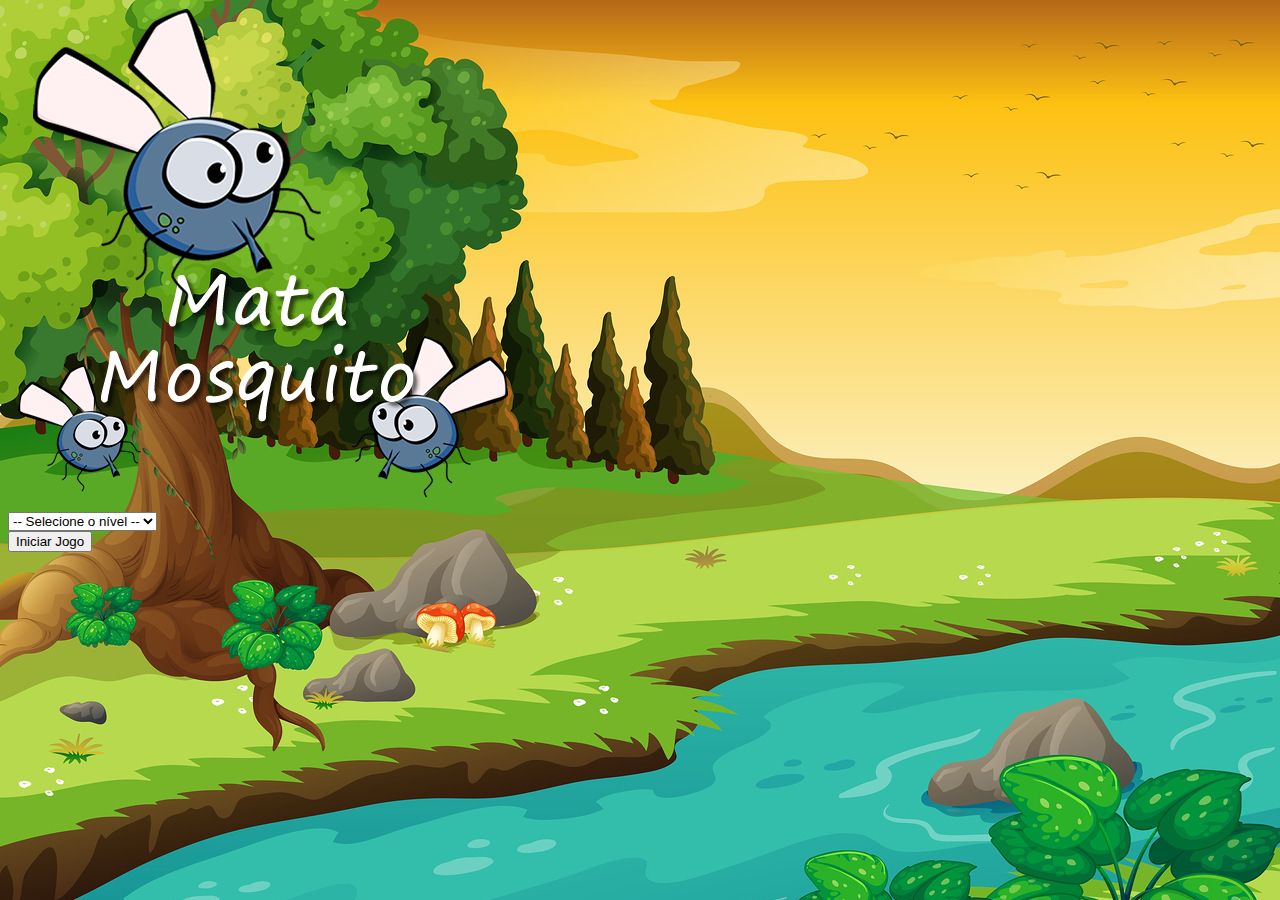
<file: index.html>
<!DOCTYPE html>
<html lang="en">
<head>
    <meta charset="UTF-8">
    <meta http-equiv="X-UA-Compatible" content="IE=edge">
    <meta name="viewport" content="width=device-width, initial-scale=1.0">
    <title>Index</title>
    <link href="https://cdn.jsdelivr.net/npm/bootstrap@5.1.1/dist/css/bootstrap.min.css" rel="stylesheet" integrity="sha384-F3w7mX95PdgyTmZZMECAngseQB83DfGTowi0iMjiWaeVhAn4FJkqJByhZMI3AhiU" crossorigin="anonymous">
    <link rel="stylesheet" href="estilo.css">

</head>

<body>
    <div class="container">
        <div class="row">
            <div class="col">
                <div class="d-flex justify-content-center">
                    <img src="imagens/game.png">
                </div>
            </div>
        </div>
        
        <div class="row">
            <div class="col">
                <div class="d-flex justify-content-center">
                    <div class="mb-2">
                        <select class="form-control" id="nivel">
                            <option value="">-- Selecione o nível --</option>
                            <option value="normal">Normal</option>
                            <option value="dificil">Díficil</option>
                            <option value="chucknorris">Chuck Norris</option>
                        </select>
                    </div>
                </div>
            </div>
        </div>

        <div class="row">
            <div class="col">
                <div class="d-flex justify-content-center">
                    <button type="button" class="btn btn-danger btn-lg" onclick= "iniciarJogo()">
                        Iniciar Jogo
                    </button>
                </div>
            </div>
        </div>
    </div>
    
    <script>
    function iniciarJogo(){
        var nivel =document.getElementById('nivel').value
        if(nivel===''){
            alert('Escolha o nível do jogo!')
            return false
        } 
        window.location.href= "app.html?" + nivel
        
    }
    </script>
</body>
</html>
</file>
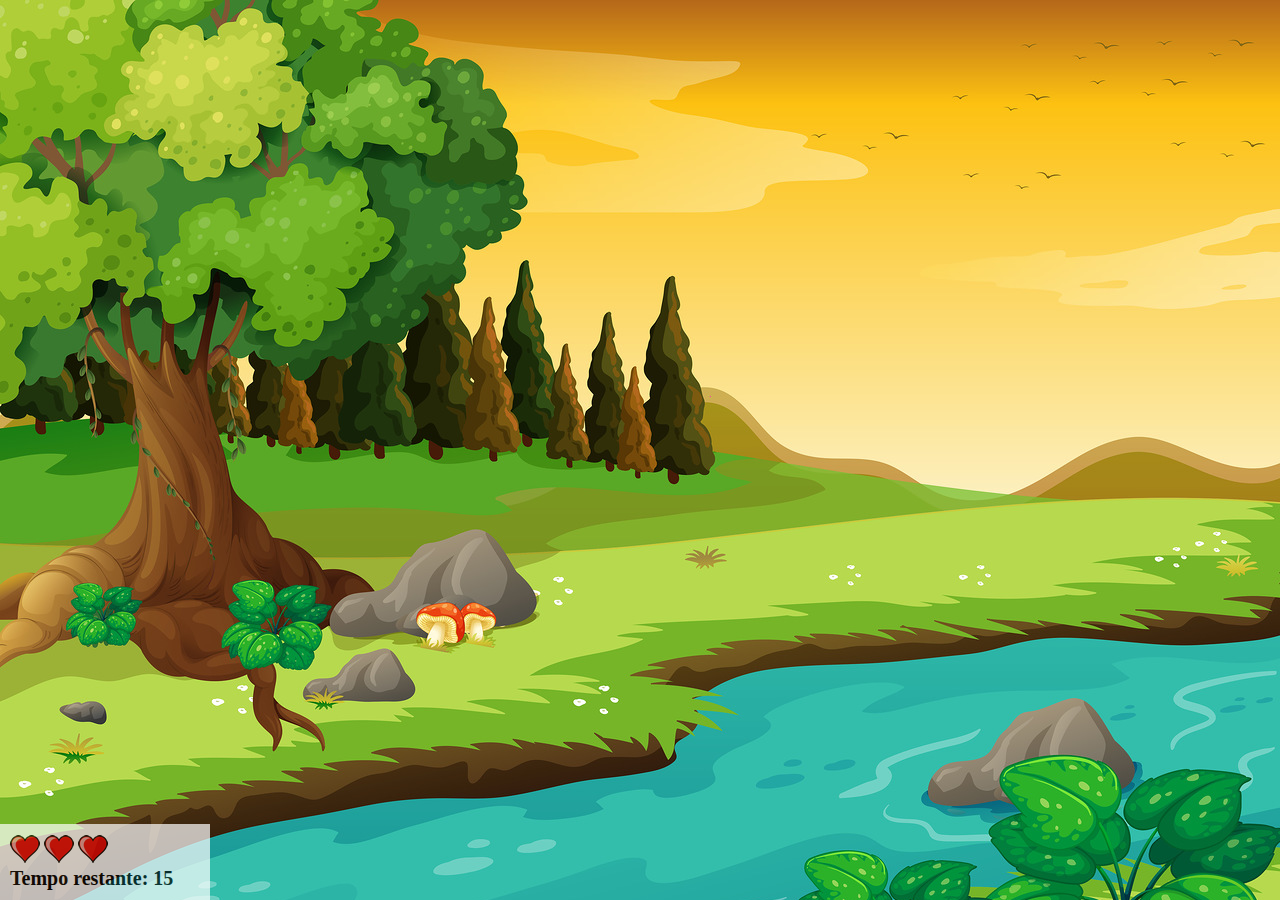
<file: app.html>
<!DOCTYPE html>
<html lang="en">
<head>
    <meta charset="UTF-8">
    <meta http-equiv="X-UA-Compatible" content="IE=edge">
    <meta name="viewport" content="width=device-width, initial-scale=1.0">
    <title>Document</title>
    <link rel="stylesheet" href="estilo.css">
    
</head>
<body onresize="ajustaTamanhoPalcoJogo()">

    <div class="painel"> 
        <div class="vidas">
            <img id="v1" src="imagens/coracao_cheio.png" >
            <img id="v2" src="imagens/coracao_cheio.png" >
            <img id="v3" src="imagens/coracao_cheio.png" >
            
        </div>
        <div class="cronometro">
            Tempo restante: <span id="cronometro"></span>
        </div>
    </div>
    
    <script src="jogo.js"></script>
</body>
</html>
</file>
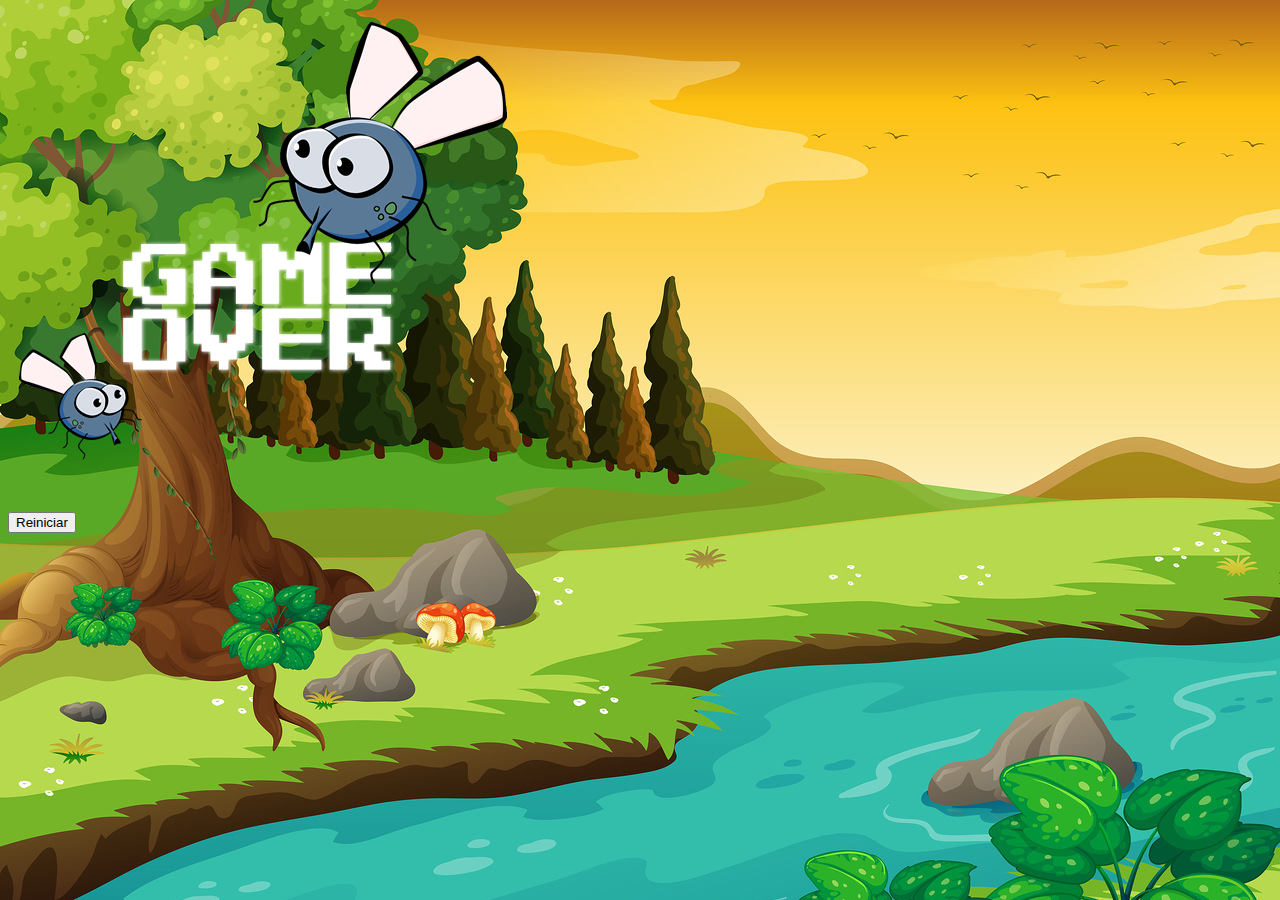
<file: fim_de_jogo.html>
<!DOCTYPE html>
<html lang="en">
<head>
    <meta charset="UTF-8">
    <meta http-equiv="X-UA-Compatible" content="IE=edge">
    <meta name="viewport" content="width=device-width, initial-scale=1.0">
    <title>Fim de Jogo</title>
    <link href="https://cdn.jsdelivr.net/npm/bootstrap@5.1.1/dist/css/bootstrap.min.css" rel="stylesheet" integrity="sha384-F3w7mX95PdgyTmZZMECAngseQB83DfGTowi0iMjiWaeVhAn4FJkqJByhZMI3AhiU" crossorigin="anonymous">
    <link rel="stylesheet" href="estilo.css">
</head>

<body>
    <div class="container">
        <div class="row">
            <div class="col">
                <div class="d-flex justify-content-center">
                    <img src="imagens/game_over.png">
                </div>
            </div>
        </div>

        <div class="row">
            <div class="col">
                <div class="d-flex justify-content-center">
                    <button type="button" class="btn btn-dark btn-lg" onclick= "window.location.href= 'index.html' ">
                        Reiniciar
                    </button>
                </div>
            </div>
        </div>
    </div>
</body>
</html>
</file>
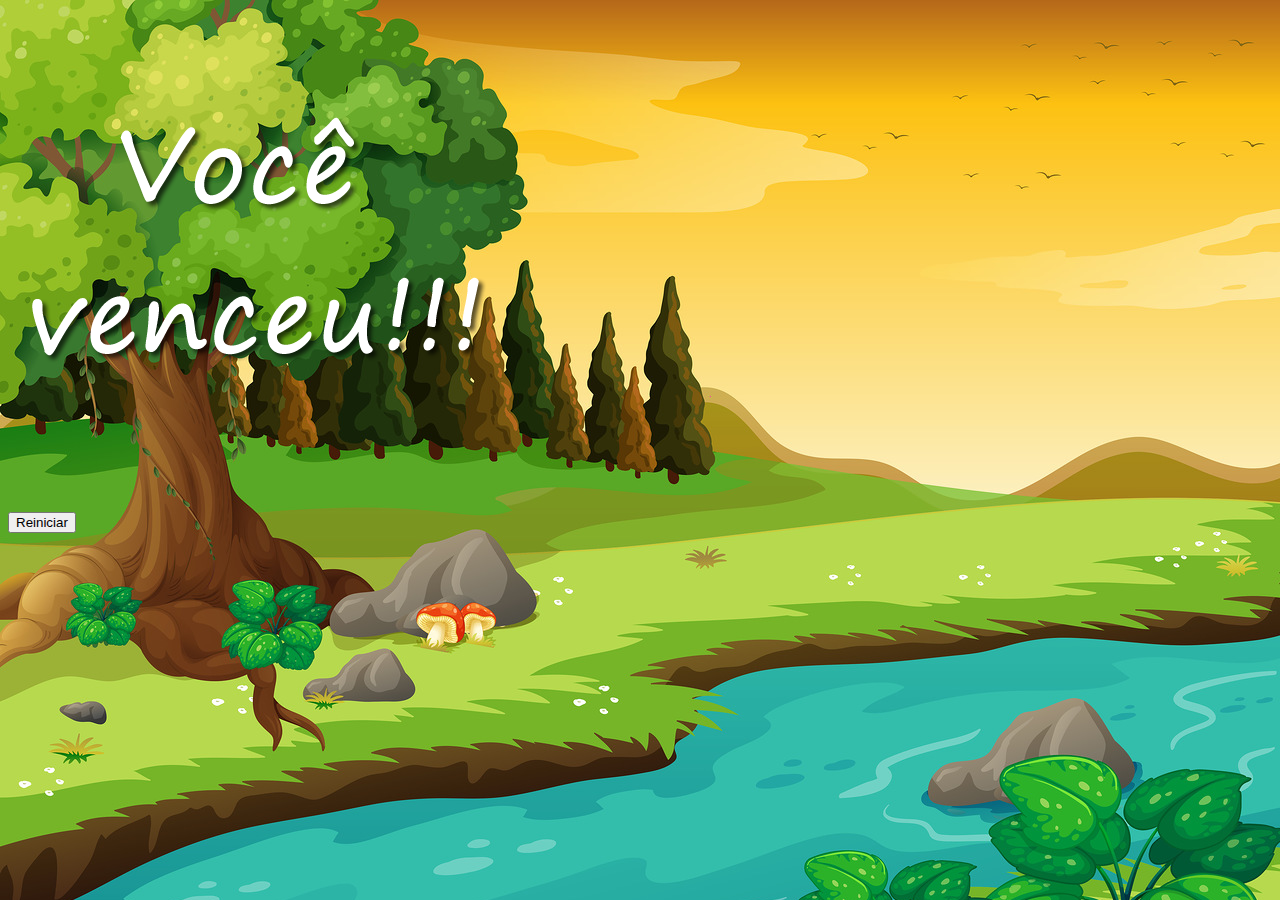
<file: vitoria.html>
<!DOCTYPE html>
<html lang="en">
<head>
    <meta charset="UTF-8">
    <meta http-equiv="X-UA-Compatible" content="IE=edge">
    <meta name="viewport" content="width=device-width, initial-scale=1.0">
    <title>Vitória</title>
    <link href="https://cdn.jsdelivr.net/npm/bootstrap@5.1.1/dist/css/bootstrap.min.css" rel="stylesheet" integrity="sha384-F3w7mX95PdgyTmZZMECAngseQB83DfGTowi0iMjiWaeVhAn4FJkqJByhZMI3AhiU" crossorigin="anonymous">
    <link rel="stylesheet" href="estilo.css">
</head>

<body>
    <div class="container">
        <div class="row">
            <div class="col">
                <div class="d-flex justify-content-center">
                    <img src="imagens/vitoria.png">
                </div>
            </div>
        </div>

        <div class="row">
            <div class="col">
                <div class="d-flex justify-content-center">
                    <button type="button" class="btn btn-dark btn-lg" onclick= "window.location.href= 'index.html' ">
                        Reiniciar
                    </button>
                </div>
            </div>
        </div>
    </div>
</body>
</html>
</file>
<file: estilo.css>
html{
    cursor: url(imagens/mata_mosquito.png) 30 30, auto;
}

body{
    background-image: url(imagens/bg.jpg);
    background-repeat: no-repeat;
    background-size: 100%; 
    /* background-size: cover; */
}

.mosquito1{
    width: 50px;
    height: 50px;
}

.mosquito2{
    width: 70px;
    height: 70px;
}

.mosquito3{
    width: 90px;
    height: 90px;
}

.ladoA{
    transform: scaleX(1);
}

.ladoB{
    transform: scaleX(-1);
}

.painel{
    position: absolute;
    width: 190px;
    padding: 10px;
    bottom: 0px;
    left: 0px;
    border-top: solid 1px #fff;
    background-color: #fff;
    opacity: 0.7;
}

.vidas{
    float: left;
}

.cronometro{
    float: left;
    font-size: 20px;
    font-weight: bold;
}
</file>
